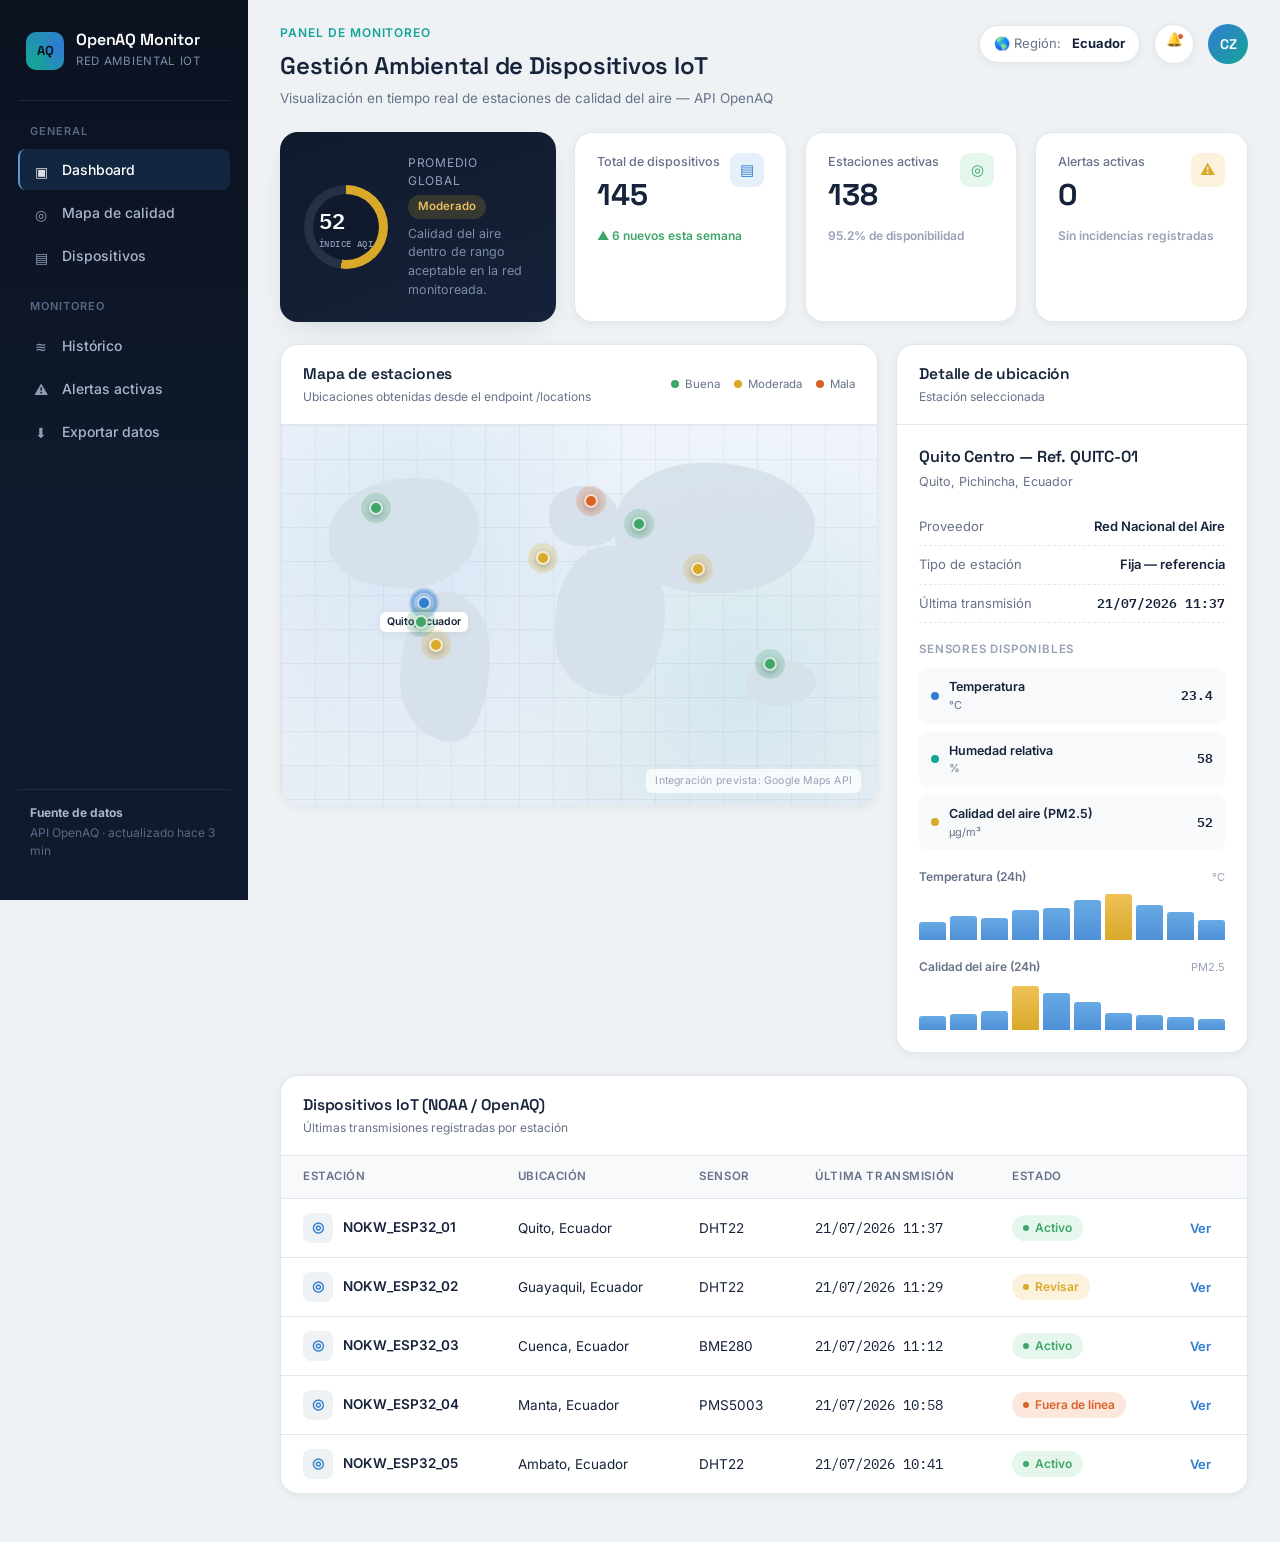
<file: web.html>
<!DOCTYPE html>
<html lang="es">
<head>
<meta charset="UTF-8">
<meta name="viewport" content="width=device-width, initial-scale=1.0">
<title>OpenAQ Monitor — Gestión Ambiental IoT</title>
<link rel="stylesheet" href="styles.css">
</head>
<body>

<div class="app">

  <!-- ===================== SIDEBAR ===================== -->
  <aside class="sidebar">
    <div class="marca">
      <div class="marca-icono">AQ</div>
      <div class="marca-texto">
        <h1>OpenAQ Monitor</h1>
        <span>Red ambiental IoT</span>
      </div>
    </div>

    <nav class="nav-grupo">
      <p class="nav-titulo">General</p>
      <ul class="nav-lista">
        <li><a class="nav-link activo" href="#">
          <span class="nav-icono">▣</span> Dashboard
        </a></li>
        <li><a class="nav-link" href="#">
          <span class="nav-icono">◎</span> Mapa de calidad
        </a></li>
        <li><a class="nav-link" href="#">
          <span class="nav-icono">▤</span> Dispositivos
        </a></li>
      </ul>
    </nav>

    <nav class="nav-grupo">
      <p class="nav-titulo">Monitoreo</p>
      <ul class="nav-lista">
        <li><a class="nav-link" href="#">
          <span class="nav-icono">≋</span> Histórico
        </a></li>
        <li><a class="nav-link" href="#">
          <span class="nav-icono">⚠</span> Alertas activas
        </a></li>
        <li><a class="nav-link" href="#">
          <span class="nav-icono">⬇</span> Exportar datos
        </a></li>
      </ul>
    </nav>

    <div class="sidebar-pie">
      <strong>Fuente de datos</strong>
      API OpenAQ · actualizado hace 3 min
    </div>
  </aside>

  <!-- ===================== CONTENIDO PRINCIPAL ===================== -->
  <main class="principal">

    <!-- Barra superior -->
    <header class="topbar">
      <div class="topbar-titulo">
        <p class="eyebrow">Panel de monitoreo</p>
        <h2>Gestión Ambiental de Dispositivos IoT</h2>
        <p class="sub">Visualización en tiempo real de estaciones de calidad del aire — API OpenAQ</p>
      </div>
      <div class="topbar-acciones">
        <div class="pill-region">🌎 Región: <strong>&nbsp;Ecuador</strong></div>
        <button class="icono-btn" aria-label="Notificaciones">
          🔔<span class="punto"></span>
        </button>
        <div class="avatar" title="Cristian Zambrano">CZ</div>
      </div>
    </header>

    <!-- KPIs -->
    <section class="kpis" aria-label="Indicadores generales">

      <article class="kpi-gauge">
        <div class="gauge" style="--valor:52">
          <div class="gauge-valor">52<small>ÍNDICE AQI</small></div>
        </div>
        <div class="kpi-gauge-texto">
          <p class="label">Promedio global</p>
          <span class="badge-estado moderado">Moderado</span>
          <p class="desc">Calidad del aire dentro de rango aceptable en la red monitoreada.</p>
        </div>
      </article>

      <article class="kpi-card">
        <div class="kpi-top">
          <div>
            <p class="label">Total de dispositivos</p>
            <p class="valor mono">145</p>
          </div>
          <div class="kpi-icono azul">▤</div>
        </div>
        <span class="kpi-delta positivo">▲ 6 nuevos esta semana</span>
      </article>

      <article class="kpi-card">
        <div class="kpi-top">
          <div>
            <p class="label">Estaciones activas</p>
            <p class="valor mono">138</p>
          </div>
          <div class="kpi-icono verde">◎</div>
        </div>
        <span class="kpi-delta">95.2% de disponibilidad</span>
      </article>

      <article class="kpi-card">
        <div class="kpi-top">
          <div>
            <p class="label">Alertas activas</p>
            <p class="valor mono">0</p>
          </div>
          <div class="kpi-icono ambar">⚠</div>
        </div>
        <span class="kpi-delta">Sin incidencias registradas</span>
      </article>

    </section>

    <!-- Mapa + panel de detalle -->
    <section class="grid-principal">

      <div class="panel">
        <div class="panel-header">
          <div>
            <h3>Mapa de estaciones</h3>
            <p>Ubicaciones obtenidas desde el endpoint /locations</p>
          </div>
          <div class="leyenda">
            <span class="leyenda-item"><span class="leyenda-punto" style="background:var(--aqi-good)"></span>Buena</span>
            <span class="leyenda-item"><span class="leyenda-punto" style="background:var(--aqi-moderate)"></span>Moderada</span>
            <span class="leyenda-item"><span class="leyenda-punto" style="background:var(--aqi-bad)"></span>Mala</span>
          </div>
        </div>

        <div class="mapa-lienzo" role="img" aria-label="Mapa mundial con ubicaciones de estaciones de calidad del aire">
          <div class="mapa-grid"></div>
          <div class="continente norteamerica"></div>
          <div class="continente suramerica"></div>
          <div class="continente europa"></div>
          <div class="continente africa"></div>
          <div class="continente asia"></div>
          <div class="continente oceania"></div>

          <div class="pin activo" style="top:47%; left:24%;">
            <span class="pin-etiqueta">Quito, Ecuador</span>
          </div>
          <div class="pin bueno" style="top:52%; left:23.5%;"></div>
          <div class="pin moderado" style="top:58%; left:26%;"></div>
          <div class="pin bueno" style="top:22%; left:16%;"></div>
          <div class="pin malo" style="top:20%; left:52%;"></div>
          <div class="pin bueno" style="top:26%; left:60%;"></div>
          <div class="pin moderado" style="top:38%; left:70%;"></div>
          <div class="pin bueno" style="top:63%; left:82%;"></div>
          <div class="pin moderado" style="top:35%; left:44%;"></div>

          <span class="mapa-marca-agua">Integración prevista: Google Maps API</span>
        </div>
      </div>

      <div class="panel">
        <div class="panel-header">
          <div>
            <h3>Detalle de ubicación</h3>
            <p>Estación seleccionada</p>
          </div>
        </div>

        <div class="detalle-cuerpo">
          <div class="detalle-ubicacion">
            <h4>Quito Centro — Ref. QUITC-01</h4>
          </div>
          <p class="detalle-sub">Quito, Pichincha, Ecuador</p>

          <div class="detalle-fila"><span class="k">Proveedor</span><span class="v">Red Nacional del Aire</span></div>
          <div class="detalle-fila"><span class="k">Tipo de estación</span><span class="v">Fija — referencia</span></div>
          <div class="detalle-fila"><span class="k">Última transmisión</span><span class="v mono">21/07/2026 11:37</span></div>

          <p class="sensores-titulo">Sensores disponibles</p>

          <div class="sensor-item">
            <div class="sensor-info">
              <span class="sensor-dot" style="background:var(--sky-500)"></span>
              <div>
                <p class="sensor-nombre">Temperatura</p>
                <p class="sensor-unidad">°C</p>
              </div>
            </div>
            <span class="sensor-valor">23.4</span>
          </div>

          <div class="sensor-item">
            <div class="sensor-info">
              <span class="sensor-dot" style="background:var(--teal-500)"></span>
              <div>
                <p class="sensor-nombre">Humedad relativa</p>
                <p class="sensor-unidad">%</p>
              </div>
            </div>
            <span class="sensor-valor">58</span>
          </div>

          <div class="sensor-item">
            <div class="sensor-info">
              <span class="sensor-dot" style="background:var(--aqi-moderate)"></span>
              <div>
                <p class="sensor-nombre">Calidad del aire (PM2.5)</p>
                <p class="sensor-unidad">µg/m³</p>
              </div>
            </div>
            <span class="sensor-valor">52</span>
          </div>

          <div class="mini-grafico">
            <div class="mini-grafico-header">
              <h5>Temperatura (24h)</h5>
              <span>°C</span>
            </div>
            <div class="barras">
              <div class="barra" style="height:40%"></div>
              <div class="barra" style="height:52%"></div>
              <div class="barra" style="height:48%"></div>
              <div class="barra" style="height:65%"></div>
              <div class="barra" style="height:70%"></div>
              <div class="barra" style="height:88%"></div>
              <div class="barra pico" style="height:100%"></div>
              <div class="barra" style="height:76%"></div>
              <div class="barra" style="height:60%"></div>
              <div class="barra" style="height:44%"></div>
            </div>
          </div>

          <div class="mini-grafico">
            <div class="mini-grafico-header">
              <h5>Calidad del aire (24h)</h5>
              <span>PM2.5</span>
            </div>
            <div class="barras">
              <div class="barra" style="height:30%"></div>
              <div class="barra" style="height:34%"></div>
              <div class="barra" style="height:42%"></div>
              <div class="barra pico" style="height:95%"></div>
              <div class="barra" style="height:80%"></div>
              <div class="barra" style="height:60%"></div>
              <div class="barra" style="height:38%"></div>
              <div class="barra" style="height:33%"></div>
              <div class="barra" style="height:28%"></div>
              <div class="barra" style="height:25%"></div>
            </div>
          </div>
        </div>
      </div>

    </section>

    <!-- Tabla de dispositivos -->
    <section class="panel">
      <div class="panel-header">
        <div>
          <h3>Dispositivos IoT (NOAA / OpenAQ)</h3>
          <p>Últimas transmisiones registradas por estación</p>
        </div>
      </div>

      <div class="tabla-wrap">
        <table>
          <thead>
            <tr>
              <th>Estación</th>
              <th>Ubicación</th>
              <th>Sensor</th>
              <th>Última transmisión</th>
              <th>Estado</th>
              <th></th>
            </tr>
          </thead>
          <tbody>
            <tr>
              <td class="dispositivo-nombre"><span class="dispositivo-icono">◎</span> NOKW_ESP32_01</td>
              <td>Quito, Ecuador</td>
              <td>DHT22</td>
              <td class="mono">21/07/2026 11:37</td>
              <td><span class="etiqueta-estado bueno">Activo</span></td>
              <td><a class="ver-mas" href="#">Ver</a></td>
            </tr>
            <tr>
              <td class="dispositivo-nombre"><span class="dispositivo-icono">◎</span> NOKW_ESP32_02</td>
              <td>Guayaquil, Ecuador</td>
              <td>DHT22</td>
              <td class="mono">21/07/2026 11:29</td>
              <td><span class="etiqueta-estado moderado">Revisar</span></td>
              <td><a class="ver-mas" href="#">Ver</a></td>
            </tr>
            <tr>
              <td class="dispositivo-nombre"><span class="dispositivo-icono">◎</span> NOKW_ESP32_03</td>
              <td>Cuenca, Ecuador</td>
              <td>BME280</td>
              <td class="mono">21/07/2026 11:12</td>
              <td><span class="etiqueta-estado bueno">Activo</span></td>
              <td><a class="ver-mas" href="#">Ver</a></td>
            </tr>
            <tr>
              <td class="dispositivo-nombre"><span class="dispositivo-icono">◎</span> NOKW_ESP32_04</td>
              <td>Manta, Ecuador</td>
              <td>PMS5003</td>
              <td class="mono">21/07/2026 10:58</td>
              <td><span class="etiqueta-estado malo">Fuera de línea</span></td>
              <td><a class="ver-mas" href="#">Ver</a></td>
            </tr>
            <tr>
              <td class="dispositivo-nombre"><span class="dispositivo-icono">◎</span> NOKW_ESP32_05</td>
              <td>Ambato, Ecuador</td>
              <td>DHT22</td>
              <td class="mono">21/07/2026 10:41</td>
              <td><span class="etiqueta-estado bueno">Activo</span></td>
              <td><a class="ver-mas" href="#">Ver</a></td>
            </tr>
          </tbody>
        </table>
      </div>
    </section>

    <footer class="sr-only">
      Aplicaciones Telemáticas Basadas en Web — UTEQ — Diseño de interfaz para gestión de dispositivos IoT
    </footer>

  </main>
</div>

</body>
</html>
</file>
<file: styles.css>
/* ============================================================
   OpenAQ Monitor — sistema de diseño
   Paleta: noche-instrumento (sidebar) + panel claro (contenido)
   Tipografía: Space Grotesk (display) / Inter (texto) / IBM Plex Mono (datos)
   ============================================================ */

@import url('https://fonts.googleapis.com/css2?family=Space+Grotesk:wght@500;600;700&family=Inter:wght@400;500;600;700&family=IBM+Plex+Mono:wght@500;600&display=swap');

:root {
  /* Color */
  --navy-950: #0b1220;
  --navy-900: #101a2c;
  --navy-800: #16223a;
  --navy-700: #223252;
  --sky-500: #2f7dd1;
  --sky-400: #4d9be0;
  --teal-500: #17a398;
  --bg-app: #eef2f4;
  --card: #ffffff;
  --text-dark: #16233a;
  --text-muted: #67728a;
  --text-faint: #97a1b5;
  --border: #e2e7ee;

  /* Escala AQI */
  --aqi-good: #3fa66a;
  --aqi-good-bg: #e5f6ec;
  --aqi-moderate: #d9a92a;
  --aqi-moderate-bg: #fbf1dc;
  --aqi-bad: #d9622a;
  --aqi-bad-bg: #fbe7dc;

  /* Estructura */
  --radio-lg: 18px;
  --radio-md: 12px;
  --radio-sm: 8px;
  --sombra: 0 10px 30px -12px rgba(16, 26, 44, 0.18);
  --sombra-sm: 0 2px 8px rgba(16, 26, 44, 0.06);
  --sidebar-w: 248px;
}

* { box-sizing: border-box; margin: 0; padding: 0; }

html { scroll-behavior: smooth; }

body {
  font-family: 'Inter', -apple-system, sans-serif;
  background-color: var(--bg-app);
  color: var(--text-dark);
  font-size: 15px;
  line-height: 1.5;
}

h1, h2, h3, h4 {
  font-family: 'Space Grotesk', 'Inter', sans-serif;
  color: var(--text-dark);
  font-weight: 600;
  letter-spacing: -0.01em;
}

.mono { font-family: 'IBM Plex Mono', monospace; }

a { color: inherit; text-decoration: none; }

button { font-family: inherit; cursor: pointer; }

:focus-visible {
  outline: 2px solid var(--sky-500);
  outline-offset: 2px;
  border-radius: 4px;
}

/* ==================== LAYOUT ==================== */

.app {
  display: flex;
  min-height: 100vh;
}

/* ---------- Sidebar ---------- */

.sidebar {
  width: var(--sidebar-w);
  flex-shrink: 0;
  background: linear-gradient(180deg, var(--navy-950), var(--navy-900) 60%);
  color: #cdd6e8;
  padding: 26px 18px;
  position: sticky;
  top: 0;
  height: 100vh;
  display: flex;
  flex-direction: column;
}

.marca {
  display: flex;
  align-items: center;
  gap: 12px;
  padding: 4px 8px 28px 8px;
  border-bottom: 1px solid rgba(255,255,255,0.08);
  margin-bottom: 22px;
}

.marca-icono {
  width: 38px;
  height: 38px;
  border-radius: 10px;
  background: conic-gradient(from 220deg, var(--teal-500), var(--sky-500) 60%, var(--teal-500));
  display: grid;
  place-items: center;
  font-family: 'Space Grotesk', sans-serif;
  font-weight: 700;
  font-size: 13px;
  color: #06131f;
  flex-shrink: 0;
}

.marca-texto h1 {
  font-size: 16px;
  color: #fff;
  line-height: 1.2;
}

.marca-texto span {
  font-size: 11.5px;
  color: #7d8bab;
  text-transform: uppercase;
  letter-spacing: 0.06em;
}

.nav-grupo {
  margin-bottom: 22px;
}

.nav-titulo {
  font-size: 11px;
  text-transform: uppercase;
  letter-spacing: 0.09em;
  color: #5a6787;
  padding: 0 12px 10px;
  font-weight: 600;
}

.nav-lista {
  list-style: none;
  display: flex;
  flex-direction: column;
  gap: 2px;
}

.nav-link {
  display: flex;
  align-items: center;
  gap: 12px;
  padding: 10px 12px;
  border-radius: var(--radio-sm);
  font-size: 14px;
  font-weight: 500;
  color: #aab5cd;
  border-left: 2px solid transparent;
  transition: background-color 0.15s ease, color 0.15s ease;
}

.nav-icono {
  width: 18px;
  height: 18px;
  display: grid;
  place-items: center;
  flex-shrink: 0;
  opacity: 0.85;
}

.nav-link:hover {
  background: rgba(255,255,255,0.05);
  color: #fff;
}

.nav-link.activo {
  background: rgba(47, 125, 209, 0.16);
  color: #fff;
  border-left-color: var(--sky-400);
}

.sidebar-pie {
  margin-top: auto;
  padding: 14px 12px;
  border-top: 1px solid rgba(255,255,255,0.08);
  font-size: 12px;
  color: #5a6787;
}

.sidebar-pie strong { color: #aab5cd; display: block; margin-bottom: 2px; }

/* ---------- Contenido principal ---------- */

.principal {
  flex: 1;
  min-width: 0;
  padding: 24px 32px 48px;
}

.topbar {
  display: flex;
  align-items: flex-start;
  justify-content: space-between;
  gap: 20px;
  margin-bottom: 24px;
  flex-wrap: wrap;
}

.topbar-titulo p.eyebrow {
  font-size: 12px;
  font-weight: 600;
  letter-spacing: 0.08em;
  text-transform: uppercase;
  color: var(--teal-500);
  margin-bottom: 6px;
}

.topbar-titulo h2 {
  font-size: 24px;
}

.topbar-titulo p.sub {
  color: var(--text-muted);
  font-size: 13.5px;
  margin-top: 4px;
}

.topbar-acciones {
  display: flex;
  align-items: center;
  gap: 14px;
}

.pill-region {
  display: flex;
  align-items: center;
  gap: 8px;
  background: var(--card);
  border: 1px solid var(--border);
  padding: 8px 14px;
  border-radius: 999px;
  font-size: 13px;
  color: var(--text-muted);
  box-shadow: var(--sombra-sm);
}

.pill-region strong { color: var(--text-dark); }

.icono-btn {
  width: 40px;
  height: 40px;
  border-radius: 50%;
  background: var(--card);
  border: 1px solid var(--border);
  display: grid;
  place-items: center;
  box-shadow: var(--sombra-sm);
  position: relative;
}

.icono-btn .punto {
  position: absolute;
  top: 8px;
  right: 9px;
  width: 7px;
  height: 7px;
  border-radius: 50%;
  background: var(--aqi-bad);
  border: 1.5px solid var(--card);
}

.avatar {
  width: 40px;
  height: 40px;
  border-radius: 50%;
  background: linear-gradient(135deg, var(--sky-500), var(--teal-500));
  color: #fff;
  display: grid;
  place-items: center;
  font-family: 'Space Grotesk', sans-serif;
  font-weight: 600;
  font-size: 14px;
}

/* ---------- KPIs ---------- */

.kpis {
  display: grid;
  grid-template-columns: 1.3fr 1fr 1fr 1fr;
  gap: 18px;
  margin-bottom: 22px;
}

.kpi-gauge {
  background: linear-gradient(160deg, var(--navy-900), var(--navy-800));
  border-radius: var(--radio-lg);
  padding: 22px 24px;
  display: flex;
  align-items: center;
  gap: 20px;
  box-shadow: var(--sombra);
  color: #fff;
}

.gauge {
  --valor: 52;
  width: 84px;
  height: 84px;
  border-radius: 50%;
  flex-shrink: 0;
  background: conic-gradient(var(--aqi-moderate) calc(var(--valor) * 1%), rgba(255,255,255,0.09) 0);
  display: grid;
  place-items: center;
  position: relative;
}

.gauge::before {
  content: "";
  position: absolute;
  inset: 9px;
  border-radius: 50%;
  background: var(--navy-900);
}

.gauge-valor {
  position: relative;
  font-family: 'IBM Plex Mono', monospace;
  font-size: 22px;
  font-weight: 600;
}

.gauge-valor small {
  display: block;
  font-size: 9px;
  color: #8a96b5;
  font-weight: 500;
  text-align: center;
  letter-spacing: 0.05em;
}

.kpi-gauge-texto p.label {
  font-size: 12px;
  color: #93a0c0;
  text-transform: uppercase;
  letter-spacing: 0.06em;
  margin-bottom: 4px;
}

.kpi-gauge-texto p.desc {
  font-size: 12.5px;
  color: #7d8bab;
  margin-top: 6px;
  max-width: 20ch;
}

.badge-estado {
  display: inline-flex;
  align-items: center;
  gap: 6px;
  font-size: 11.5px;
  font-weight: 600;
  padding: 3px 10px;
  border-radius: 999px;
}

.badge-estado.moderado { background: rgba(217, 169, 42, 0.18); color: #e8bf5f; }

.kpi-card {
  background: var(--card);
  border-radius: var(--radio-lg);
  padding: 20px 22px;
  box-shadow: var(--sombra-sm);
  border: 1px solid var(--border);
  display: flex;
  flex-direction: column;
  gap: 10px;
}

.kpi-top {
  display: flex;
  justify-content: space-between;
  align-items: flex-start;
}

.kpi-icono {
  width: 34px;
  height: 34px;
  border-radius: 9px;
  display: grid;
  place-items: center;
  flex-shrink: 0;
}

.kpi-icono.azul { background: #e6f0fb; color: var(--sky-500); }
.kpi-icono.verde { background: var(--aqi-good-bg); color: var(--aqi-good); }
.kpi-icono.ambar { background: var(--aqi-moderate-bg); color: var(--aqi-moderate); }

.kpi-card p.label { color: var(--text-muted); font-size: 12.5px; font-weight: 500; }

.kpi-card p.valor {
  font-family: 'Space Grotesk', sans-serif;
  font-size: 30px;
  font-weight: 700;
}

.kpi-delta {
  font-size: 12px;
  font-weight: 600;
  color: var(--text-faint);
}

.kpi-delta.positivo { color: var(--aqi-good); }

/* ---------- Grid mapa + panel detalle ---------- */

.grid-principal {
  display: grid;
  grid-template-columns: 1.7fr 1fr;
  gap: 18px;
  margin-bottom: 22px;
  align-items: start;
}

.panel {
  background: var(--card);
  border-radius: var(--radio-lg);
  border: 1px solid var(--border);
  box-shadow: var(--sombra-sm);
  overflow: hidden;
}

.panel-header {
  display: flex;
  align-items: center;
  justify-content: space-between;
  padding: 18px 22px;
  border-bottom: 1px solid var(--border);
}

.panel-header h3 { font-size: 15.5px; }

.panel-header p {
  font-size: 12px;
  color: var(--text-muted);
  margin-top: 2px;
}

.leyenda {
  display: flex;
  gap: 14px;
}

.leyenda-item {
  display: flex;
  align-items: center;
  gap: 6px;
  font-size: 11.5px;
  color: var(--text-muted);
}

.leyenda-punto { width: 8px; height: 8px; border-radius: 50%; }

/* ---------- Mapa (mock visual, sin interactividad) ---------- */

.mapa-lienzo {
  position: relative;
  height: 380px;
  background:
    radial-gradient(circle at 22% 30%, rgba(47,125,209,0.10), transparent 45%),
    radial-gradient(circle at 78% 65%, rgba(23,163,152,0.10), transparent 45%),
    linear-gradient(180deg, #eef4fa, #e6edf5);
  overflow: hidden;
}

.mapa-grid {
  position: absolute;
  inset: 0;
  background-image:
    linear-gradient(rgba(22,35,58,0.05) 1px, transparent 1px),
    linear-gradient(90deg, rgba(22,35,58,0.05) 1px, transparent 1px);
  background-size: 34px 34px;
}

.continente {
  position: absolute;
  background: #d6e0ea;
  opacity: 0.9;
}

.continente.norteamerica { width: 150px; height: 110px; top: 14%; left: 8%; border-radius: 60% 40% 50% 50% / 55% 45% 60% 40%; }
.continente.suramerica { width: 90px; height: 150px; top: 44%; left: 20%; border-radius: 50% 50% 40% 60% / 60% 40% 60% 40%; }
.continente.europa { width: 70px; height: 60px; top: 16%; left: 45%; border-radius: 50% 60% 40% 50%; }
.continente.africa { width: 110px; height: 150px; top: 32%; left: 46%; border-radius: 50% 50% 45% 55% / 55% 45% 60% 40%; }
.continente.asia { width: 200px; height: 130px; top: 10%; left: 56%; border-radius: 45% 55% 50% 50% / 50% 50% 55% 45%; }
.continente.oceania { width: 70px; height: 46px; top: 62%; left: 78%; border-radius: 50% 50% 55% 45%; }

.pin {
  position: absolute;
  width: 14px;
  height: 14px;
  transform: translate(-50%, -50%);
}

.pin::before {
  content: "";
  position: absolute;
  inset: 0;
  border-radius: 50%;
  background: var(--sky-500);
  border: 2.5px solid #fff;
  box-shadow: 0 2px 6px rgba(16,26,44,0.35);
}

.pin::after {
  content: "";
  position: absolute;
  inset: -8px;
  border-radius: 50%;
  background: rgba(47,125,209,0.25);
}

.pin.bueno::before { background: var(--aqi-good); }
.pin.bueno::after { background: rgba(63,166,106,0.22); }
.pin.moderado::before { background: var(--aqi-moderate); }
.pin.moderado::after { background: rgba(217,169,42,0.22); }
.pin.malo::before { background: var(--aqi-bad); }
.pin.malo::after { background: rgba(217,98,42,0.22); }

.pin.activo::before {
  outline: 3px solid rgba(47,125,209,0.35);
  outline-offset: 3px;
}

.pin-etiqueta {
  position: absolute;
  top: 16px;
  left: 50%;
  transform: translateX(-50%);
  white-space: nowrap;
  font-size: 10.5px;
  font-weight: 600;
  color: var(--text-dark);
  background: #fff;
  padding: 2px 7px;
  border-radius: 6px;
  box-shadow: var(--sombra-sm);
  opacity: 0;
  pointer-events: none;
}

.pin.activo .pin-etiqueta { opacity: 1; }

.mapa-marca-agua {
  position: absolute;
  bottom: 12px;
  right: 16px;
  font-size: 10.5px;
  color: var(--text-faint);
  background: rgba(255,255,255,0.75);
  padding: 4px 9px;
  border-radius: 6px;
  letter-spacing: 0.02em;
}

/* ---------- Panel de detalle de ubicación ---------- */

.detalle-cuerpo {
  padding: 20px 22px 22px;
}

.detalle-ubicacion {
  display: flex;
  align-items: center;
  gap: 10px;
  margin-bottom: 4px;
}

.detalle-ubicacion h4 { font-size: 16px; }

.detalle-sub {
  color: var(--text-muted);
  font-size: 12.5px;
  margin-bottom: 16px;
}

.detalle-fila {
  display: flex;
  justify-content: space-between;
  padding: 9px 0;
  border-bottom: 1px dashed var(--border);
  font-size: 13px;
}

.detalle-fila span.k { color: var(--text-muted); }
.detalle-fila span.v { font-weight: 600; text-align: right; }

.sensores-titulo {
  font-size: 11.5px;
  text-transform: uppercase;
  letter-spacing: 0.07em;
  color: var(--text-faint);
  font-weight: 600;
  margin: 18px 0 10px;
}

.sensor-item {
  display: flex;
  align-items: center;
  justify-content: space-between;
  padding: 10px 12px;
  background: #f7f9fb;
  border-radius: var(--radio-sm);
  margin-bottom: 8px;
}

.sensor-info { display: flex; align-items: center; gap: 10px; }

.sensor-dot { width: 8px; height: 8px; border-radius: 50%; flex-shrink: 0; }

.sensor-nombre { font-size: 12.5px; font-weight: 600; }
.sensor-unidad { font-size: 11px; color: var(--text-muted); }

.sensor-valor {
  font-family: 'IBM Plex Mono', monospace;
  font-size: 13px;
  font-weight: 600;
}

/* Mini gráficos estáticos (barras) */

.mini-grafico {
  margin-top: 18px;
}

.mini-grafico-header {
  display: flex;
  justify-content: space-between;
  align-items: baseline;
  margin-bottom: 8px;
}

.mini-grafico-header h5 { font-size: 12px; color: var(--text-muted); font-weight: 600; }
.mini-grafico-header span { font-size: 11px; color: var(--text-faint); }

.barras {
  display: flex;
  align-items: flex-end;
  gap: 4px;
  height: 46px;
}

.barra {
  flex: 1;
  background: linear-gradient(180deg, var(--sky-400), var(--sky-500));
  border-radius: 3px 3px 0 0;
  opacity: 0.85;
}

.barra.pico { background: linear-gradient(180deg, #f0c157, var(--aqi-moderate)); opacity: 1; }

/* ---------- Tabla de dispositivos ---------- */

.tabla-wrap { overflow-x: auto; }

table {
  width: 100%;
  border-collapse: collapse;
  font-size: 13.5px;
}

thead th {
  text-align: left;
  padding: 12px 22px;
  background: #f7f9fb;
  color: var(--text-muted);
  font-weight: 600;
  font-size: 11.5px;
  text-transform: uppercase;
  letter-spacing: 0.05em;
  border-bottom: 1px solid var(--border);
  white-space: nowrap;
}

tbody td {
  padding: 14px 22px;
  border-bottom: 1px solid var(--border);
  color: var(--text-dark);
  white-space: nowrap;
}

tbody tr:last-child td { border-bottom: none; }
tbody tr:hover { background: #fafbfc; }

.dispositivo-nombre { display: flex; align-items: center; gap: 10px; font-weight: 600; }

.dispositivo-icono {
  width: 30px;
  height: 30px;
  border-radius: 8px;
  background: #eef2f4;
  display: grid;
  place-items: center;
  flex-shrink: 0;
  color: var(--sky-500);
}

.etiqueta-estado {
  display: inline-flex;
  align-items: center;
  gap: 6px;
  font-size: 12px;
  font-weight: 600;
  padding: 4px 11px;
  border-radius: 999px;
}

.etiqueta-estado::before {
  content: "";
  width: 6px;
  height: 6px;
  border-radius: 50%;
}

.etiqueta-estado.bueno { background: var(--aqi-good-bg); color: var(--aqi-good); }
.etiqueta-estado.bueno::before { background: var(--aqi-good); }

.etiqueta-estado.moderado { background: var(--aqi-moderate-bg); color: var(--aqi-moderate); }
.etiqueta-estado.moderado::before { background: var(--aqi-moderate); }

.etiqueta-estado.malo { background: var(--aqi-bad-bg); color: var(--aqi-bad); }
.etiqueta-estado.malo::before { background: var(--aqi-bad); }

.ver-mas {
  color: var(--sky-500);
  font-weight: 600;
  font-size: 13px;
  padding: 4px 8px;
  border-radius: 6px;
}

.ver-mas:hover { background: #eef2f4; }

/* ---------- Utilidades ---------- */

.sr-only {
  position: absolute;
  width: 1px; height: 1px;
  padding: 0; margin: -1px;
  overflow: hidden;
  clip: rect(0,0,0,0);
  white-space: nowrap;
  border: 0;
}

/* ---------- Responsive ---------- */

@media (max-width: 1100px) {
  .kpis { grid-template-columns: 1fr 1fr; }
  .grid-principal { grid-template-columns: 1fr; }
}

@media (max-width: 860px) {
  .app { flex-direction: column; }
  .sidebar {
    width: 100%;
    height: auto;
    position: relative;
    flex-direction: row;
    align-items: center;
    padding: 14px 18px;
    overflow-x: auto;
  }
  .marca { border-bottom: none; margin-bottom: 0; padding-bottom: 0; }
  .nav-grupo:nth-child(3) { display: none; }
  .nav-titulo { display: none; }
  .nav-lista { flex-direction: row; }
  .sidebar-pie { display: none; }
  .principal { padding: 20px 16px 36px; }
  .kpis { grid-template-columns: 1fr; }
}

@media (prefers-reduced-motion: reduce) {
  * { scroll-behavior: auto !important; }
}
</file>
